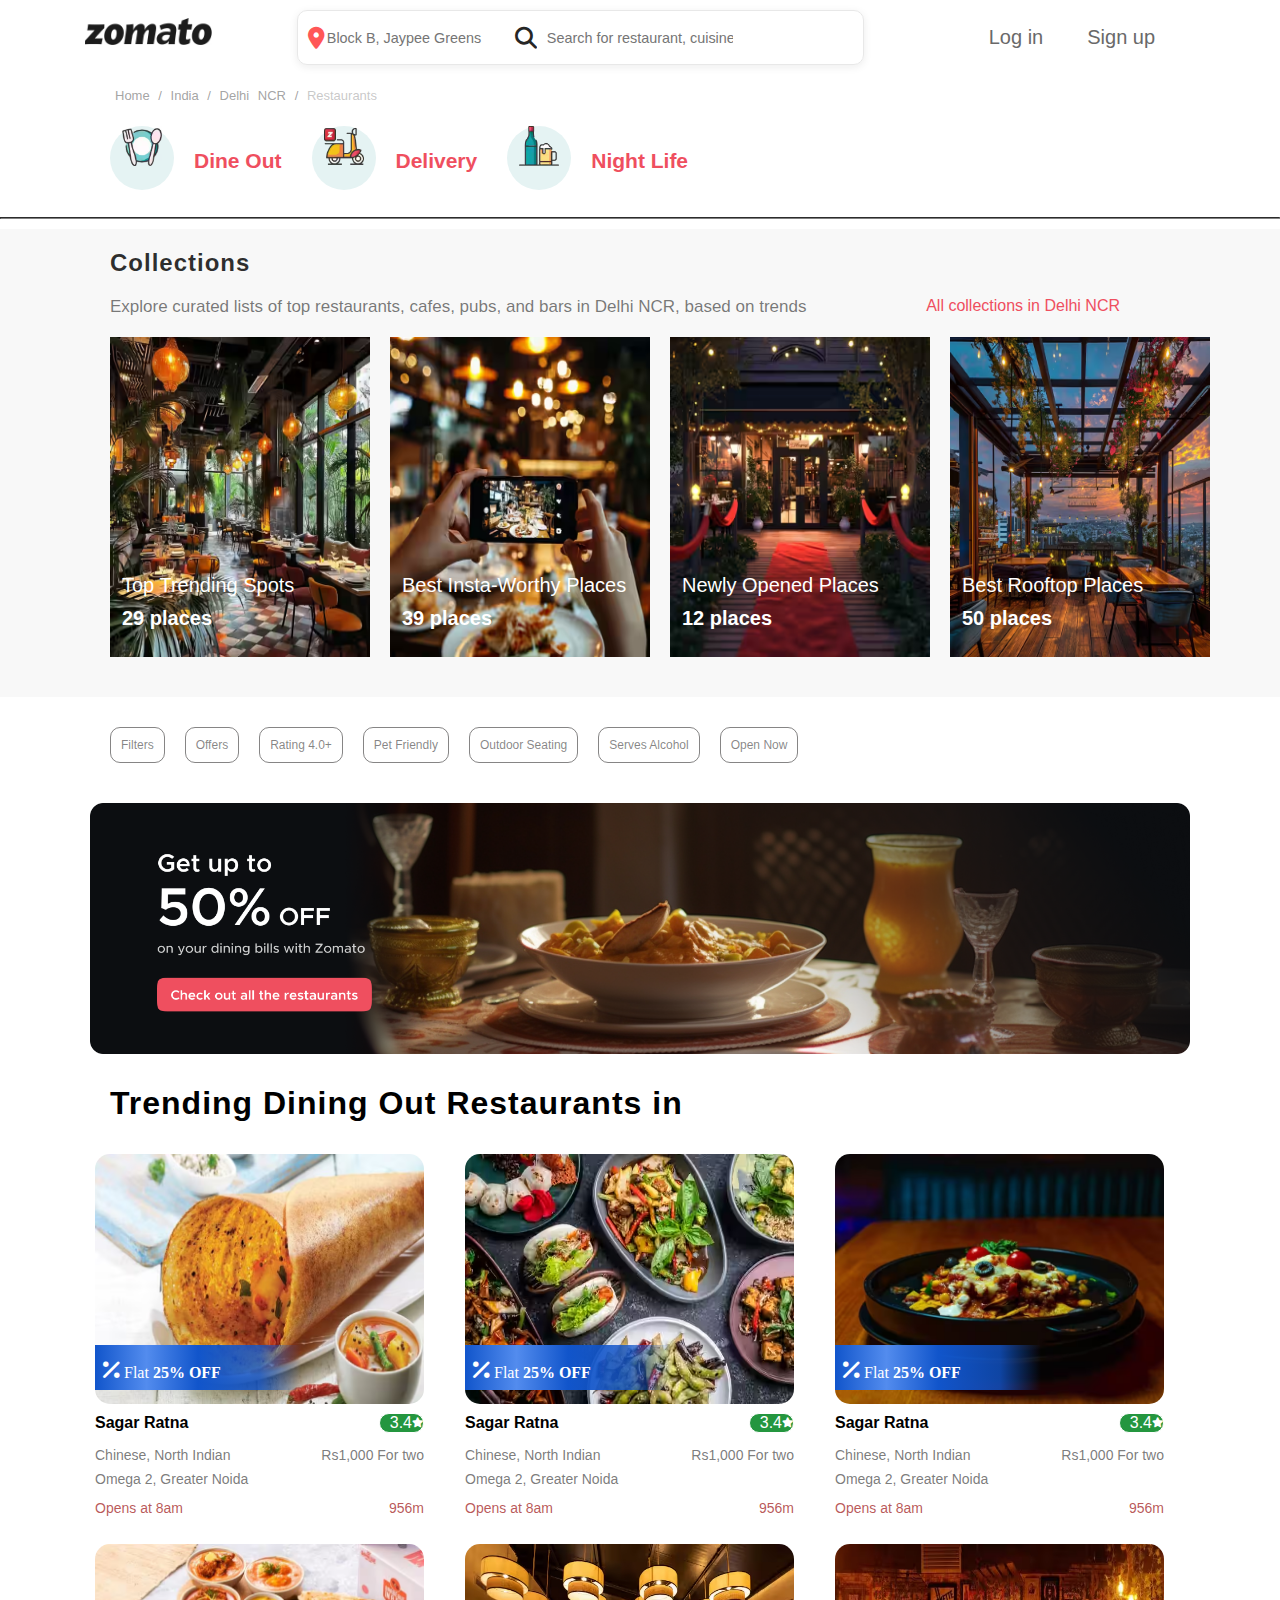
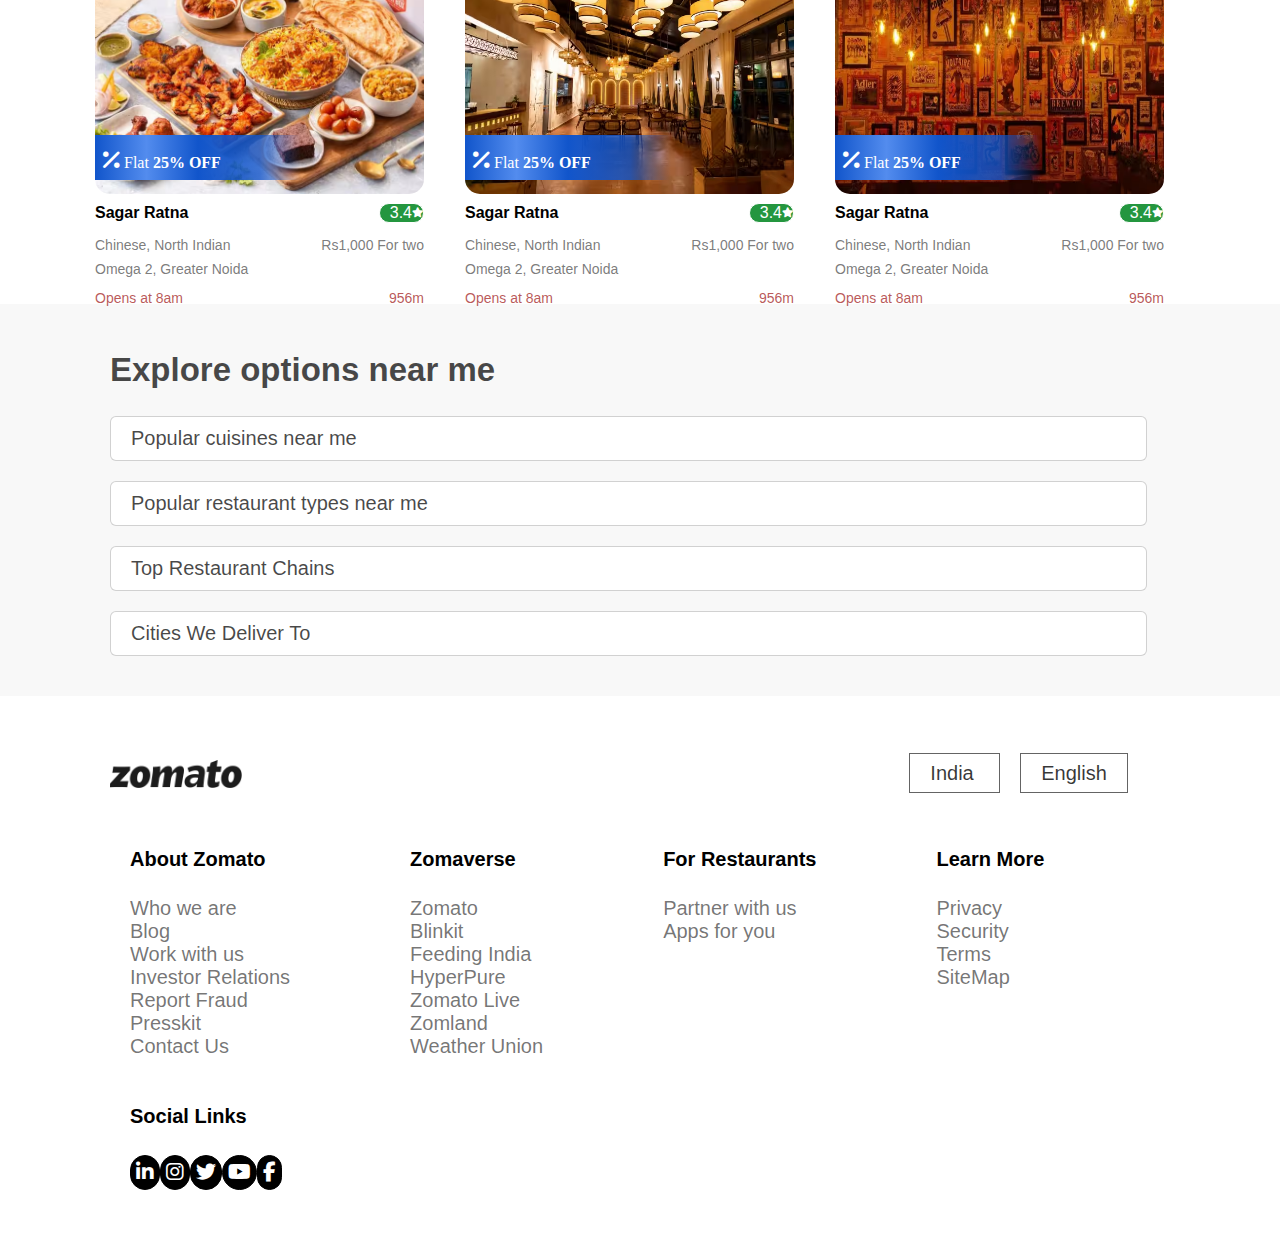
<file: food app/index.html>
<!DOCTYPE html>
<html lang="en">

<head>
    <meta charset="UTF-8">
    <meta name="viewport" content="width=device-width, initial-scale=1.0">
    <title>Zomatoindia</title>
    <link rel="stylesheet" href="style.css">
    <link rel="stylesheet" href="https://cdnjs.cloudflare.com/ajax/libs/font-awesome/6.6.0/css/all.min.css">
</head>

<body>
    <div>
        <div class="header">
            <div class="logo-section">
                <img src="img/logo.avif" alt="" width="127px" height="27px">
            </div>
            <div class="search-section">
                <i class="fa-solid fa-location-dot" style="color: #ff5757;"></i>
                <input class="location-search" placeholder="Block B, Jaypee Greens" type="text" name="" id="">
                <div class="separator"> </div>
                <i class="fa-solid fa-magnifying-glass" style="color: #262626;"></i>
                <input class="query-search" placeholder="Search for restaurant, cuisine or a dish" type="text">
            </div>
            <div class="auth-section">
                <ul class="auth-list">
                    <li class="auth-button">Log in</li>
                    <li class="auth-button">Sign up</li>
                </ul>
            </div>
        </div>
        <div class="breadcrumb">
            <ul class="breadcrumb-list">
                <li class="breadcrumb-item">Home <span>/</span></li>
                <li class="breadcrumb-item">India <span>/</span></li>
                <li class="breadcrumb-item">Delhi NCR <span>/</span></li>
                <li class="breadcrumb-item-active">Restaurants</li>
            </ul>
        </div>
        <div class="category-sections">
            <div class="category">
                <div class="category-icon"><img class="category-image" src="img/orderimage.avif" alt="" width="40px" height="40px"> </div>
                <div class="category-title">
                    
                    <a href="index.html"><h2>Dine Out</h2></a>
                </div>
            </div>
            <div class="category">
                <div class="category-icon"><img class="category-image" src="img/deliveryimage.avif" alt="" width="40px" height="40px">
                </div>
                <div class="category-title">
                    
                    <a href="delivery.html"><h2>Delivery</h2></a>
                </div>
            </div>
            <div class="category">
                <div class="category-icon"><img class="category-image" src="img/niightlifeimage.webp" alt="" width="40px" height="40px">
                </div>
                <div class="category-title">
                    
                    <a href="night.html"><h2>Night Life</h2></a>
                </div>
            </div>
        </div>
        <br><hr>
        <section class="restaurant-collections">
            <div class="collection-section">
                <h2 class="collection-title">Collections</h2>
                <div class="collection-description">
                    Explore curated lists of top restaurants, cafes, pubs, and bars in Delhi NCR, based on trends
                <a class="collection-link" href="http://" target="_blank" rel="noopener noreferrer">All collections in Delhi NCR</a>
                </div>
                <div class="restaurant-cards">
                    <div class="collection-box">
                        <img src="img/resturant1img.avif" alt="" width="260px" height="320px">
                        <p>Top Trending Spots</p>
                        <h6>29 places</h6>
                    </div>
                    <div class="collection-box">
                        <img src="img/resturant2img.avif" alt="" width="260px" height="320px">
                        <p>Best Insta-Worthy Places</p>
                        <h6>39 places</h6>
                    </div>
                    <div class="collection-box">
                        <img src="img/resturant3img.avif" alt="" width="260px" height="320px">
                        <p>Newly Opened Places</p>
                        <h6>12 places</h6>
                    </div>
                    <div class="collection-box">
                        <img src="img/resturant4img.avif" alt="" width="260px" height="320px">
                        <p>Best Rooftop Places</p>
                        <h6>50 places</h6>
                    </div>
                </div>
            </div>
        </section>
        <section>
            <div class="filter-boxes">
                <div class="filter-item">Filters</div>
                <div class="filter-item">Offers</div>
                <div class="filter-item">Rating 4.0+</div>
                <div class="filter-item">Pet Friendly</div>
                <div class="filter-item">Outdoor Seating</div>
                <div class="filter-item">Serves Alcohol</div>
                <div class="filter-item">Open Now</div>
            </div>

        <div class="offer-banner-section">
            <div class="offer-banner">
                <img class="offer-banner-image" src="img/zomatoofferbanner.png" alt="" width="1100px" height="251px">
            </div>
        </div>
        <div class="trending-restaurants">
            <h1>Trending Dining Out Restaurants in</h1>
        </div>
        <div class="restaurant-cards-list">
            <div class="restaurant-card">
                <img class="restaurant-image" src="img/item1img.avif" alt="" width="329px" height="250px">
                <p class="restaurant-offer"> <i class="fa-solid fa-percent" style="color: #ffffff;"></i> Flat
                      <b>25% OFF</b> </p>
                      <div class="restaurant-details">
                        <div class="restaurant-header">
                            <h4>Sagar Ratna</h4>
                            <p class="restaurant-rating">3.4<i class="fa-solid fa-star" style="color: #ffffff;"></i></p>
                        </div>
                        <div class="restaurant-info">
                            <p>Chinese, North Indian</p>
                            <p class="price-for-two">Rs1,000 For two</p>
                        </div>
                        <div class="restaurant-location">
                            <p>Omega 2, Greater Noida</p>
                        </div>
                            <div class="restaurant-timing">
                                <p>Opens at 8am</p>
                                <p class="distance">956m </p>
                            </div>
                    </div>
                    </div>
            
            <div class="restaurant-card">
                <img class="restaurant-image" src="img/item2img.avif" alt="" width="329px" height="250px">
                <p class="restaurant-offer"> <i class="fa-solid fa-percent" style="color: #ffffff;"></i> Flat
                      <b>25% OFF</b> </p>
                      <div class="restaurant-details">
                        <div class="restaurant-header">
                            <h4>Sagar Ratna</h4>
                            <p class="restaurant-rating">3.4<i class="fa-solid fa-star" style="color: #ffffff;"></i></p>
                        </div>
                        <div class="restaurant-info">
                            <p>Chinese, North Indian</p>
                            <p class="price-for-two">Rs1,000 For two</p>
                        </div>
                        <div class="restaurant-location">
                            <p>Omega 2, Greater Noida</p>
                        </div>
                            <div class="restaurant-timing">
                                <p>Opens at 8am</p>
                                <p class="distance">956m </p>
                            </div>
                    </div>
            </div>
            <div class="restaurant-card">
                <img class="restaurant-image" src="img/item3img.avif" alt="" width="329px" height="250px">
                <p class="restaurant-offer"> <i class="fa-solid fa-percent" style="color: #ffffff;"></i> Flat
                      <b>25% OFF</b> </p>
                      <div class="restaurant-details">
                        <div class="restaurant-header">
                            <h4>Sagar Ratna</h4>
                            <p class="restaurant-rating">3.4<i class="fa-solid fa-star" style="color: #ffffff;"></i></p>
                        </div>
                        <div class="restaurant-info">
                            <p>Chinese, North Indian</p>
                            <p class="price-for-two">Rs1,000 For two</p>
                        </div>
                        <div class="restaurant-location">
                            <p>Omega 2, Greater Noida</p>
                        </div>
                            <div class="restaurant-timing">
                                <p>Opens at 8am</p>
                                <p class="distance">956m </p>
                            </div>
                    </div>
            </div>
            <div class="restaurant-card"> <img class="restaurant-image" src="img/item4img.avif" alt="" width="329px" height="250px">
                <p class="restaurant-offer"> <i class="fa-solid fa-percent" style="color: #ffffff;"></i> Flat
                      <b>25% OFF</b> </p>
                      <div class="restaurant-details">
                        <div class="restaurant-header">
                            <h4>Sagar Ratna</h4>
                            <p class="restaurant-rating">3.4<i class="fa-solid fa-star" style="color: #ffffff;"></i></p>
                        </div>
                        <div class="restaurant-info">
                            <p>Chinese, North Indian</p>
                            <p class="price-for-two">Rs1,000 For two</p>
                        </div>
                        <div class="restaurant-location">
                            <p>Omega 2, Greater Noida</p>
                        </div>
                            <div class="restaurant-timing">
                                <p>Opens at 8am</p>
                                <p class="distance">956m </p>
                            </div>
                    </div></div>
            <div class="restaurant-card">
                <img class="restaurant-image" src="img/item5img.avif" alt="" width="329px" height="250px">
                <p class="restaurant-offer"> <i class="fa-solid fa-percent" style="color: #ffffff;"></i> Flat
                      <b>25% OFF</b> </p>
                      <div class="restaurant-details">
                        <div class="restaurant-header">
                            <h4>Sagar Ratna</h4>
                            <p class="restaurant-rating">3.4<i class="fa-solid fa-star" style="color: #ffffff;"></i></p>
                        </div>
                        <div class="restaurant-info">
                            <p>Chinese, North Indian</p>
                            <p class="price-for-two">Rs1,000 For two</p>
                        </div>
                        <div class="restaurant-location">
                            <p>Omega 2, Greater Noida</p>
                        </div>
                            <div class="restaurant-timing">
                                <p>Opens at 8am</p>
                                <p class="distance">956m </p>
                            </div>
                    </div>
            </div>
            <div class="restaurant-card">
                <img class="restaurant-image" src="img/item6img.avif" alt="" width="329px" height="250px">
                <p class="restaurant-offer"> <i class="fa-solid fa-percent" style="color: #ffffff;"></i> Flat
                      <b>25% OFF</b> </p>
                      <div class="restaurant-details">
                        <div class="restaurant-header">
                            <h4>Sagar Ratna</h4>
                            <p class="restaurant-rating">3.4<i class="fa-solid fa-star" style="color: #ffffff;"></i></p>
                        </div>
                        <div class="restaurant-info">
                            <p>Chinese, North Indian</p>
                            <p class="price-for-two">Rs1,000 For two</p>
                        </div>
                        <div class="restaurant-location">
                            <p>Omega 2, Greater Noida</p>
                        </div>
                            <div class="restaurant-timing">
                                <p>Opens at 8am</p>
                                <p class="distance">956m </p>
                            </div>
                    </div>
            </div>
        </div>
        </section>
        <section class="nearby-options">
            <div class="explore-options">
                <div class="explore-title">
                    <h2>Explore options near me</h2>
                </div>
                <div><p class="explore-category">Popular cuisines near me</p></div>
                <div><p class="explore-category">Popular restaurant types near me</p></div>
            <div><p class="explore-category">Top Restaurant Chains</p></div>
            <div><p class="explore-category">Cities We Deliver To</p></div>
        </div>
        </section>
        <footer>
            <div class="footer-top">
            <div class="footer-logo-section">
                <img src="img/logo.avif" alt="" width="132px" height="28px">
                <div class="location-lang">
                    <ul class="location-lang-list">
                        <li class="location-lang-item">
                            India
                        </li>
                        <li class="location-lang-item">
                            English
                        </li>
                    </ul>
                </div>
            </div>
        </div>
        <div class="footer-links">
        <div class="footer-column">
            <h4 class="footer-title">About Zomato</h4>
            <ul class="footer-list">
                <li class="footer-list-item">Who we are</li>
                <li class="footer-list-item">Blog</li>
                <li class="footer-list-item">Work with us</li>
                <li class="footer-list-item">Investor Relations</li>
                <li class="footer-list-item">Report Fraud</li>
                <li class="footer-list-item">Presskit</li>
                <li class="footer-list-item">Contact Us</li>
            </ul>
        </div>
        <div class="footer-column">
            <h4 class="footer-title">Zomaverse</h4>
            <ul class="footer-list">
                <li class="footer-list-item">Zomato</li>
                <li class="footer-list-item">Blinkit</li>
                <li class="footer-list-item">Feeding India</li>
                <li class="footer-list-item">HyperPure</li>
                <li class="footer-list-item">Zomato Live</li>
                <li class="footer-list-item">Zomland</li>
                <li class="footer-list-item">Weather Union</li>
            </ul>
        </div>
        <div class="footer-column">
            <h4 class="footer-title">For Restaurants</h4>
            <ul class="footer-list">
                <li class="footer-list-item">Partner with us</li>
                <li class="footer-list-item">Apps for you</li>
            </ul>
        </div>
        <div class="footer-column">
            <h4 class="footer-title">Learn More</h4>
            <ul class="footer-list">
                <li class="footer-list-item">Privacy</li>
                <li class="footer-list-item">Security</li>
                <li class="footer-list-item">Terms</li>
                <li class="footer-list-item">SiteMap</li>
            </ul>
        </div>
        <div class="footer-column">
            <h4 class="footer-title">Social Links</h4>
            <ul class="social-links">
                <li class="social-link-item"><i class="fa-brands fa-linkedin-in" style="color: #ffffff;"></i></li>
                <li class="social-link-item"><i class="fa-brands fa-instagram" style="color: #ffffff;"></i></li>
                <li class="social-link-item"><i class="fa-brands fa-twitter" style="color: #ffffff;"></i></li>
                <li class="social-link-item"><i class="fa-brands fa-youtube" style="color: #ffffff;"></i></li>
                <li class="social-link-item"><i class="fa-brands fa-facebook-f" style="color: #ffffff;"></i></li>
            </ul>
        </div>
    </div>
        </footer>
</body>

</html>
</file>
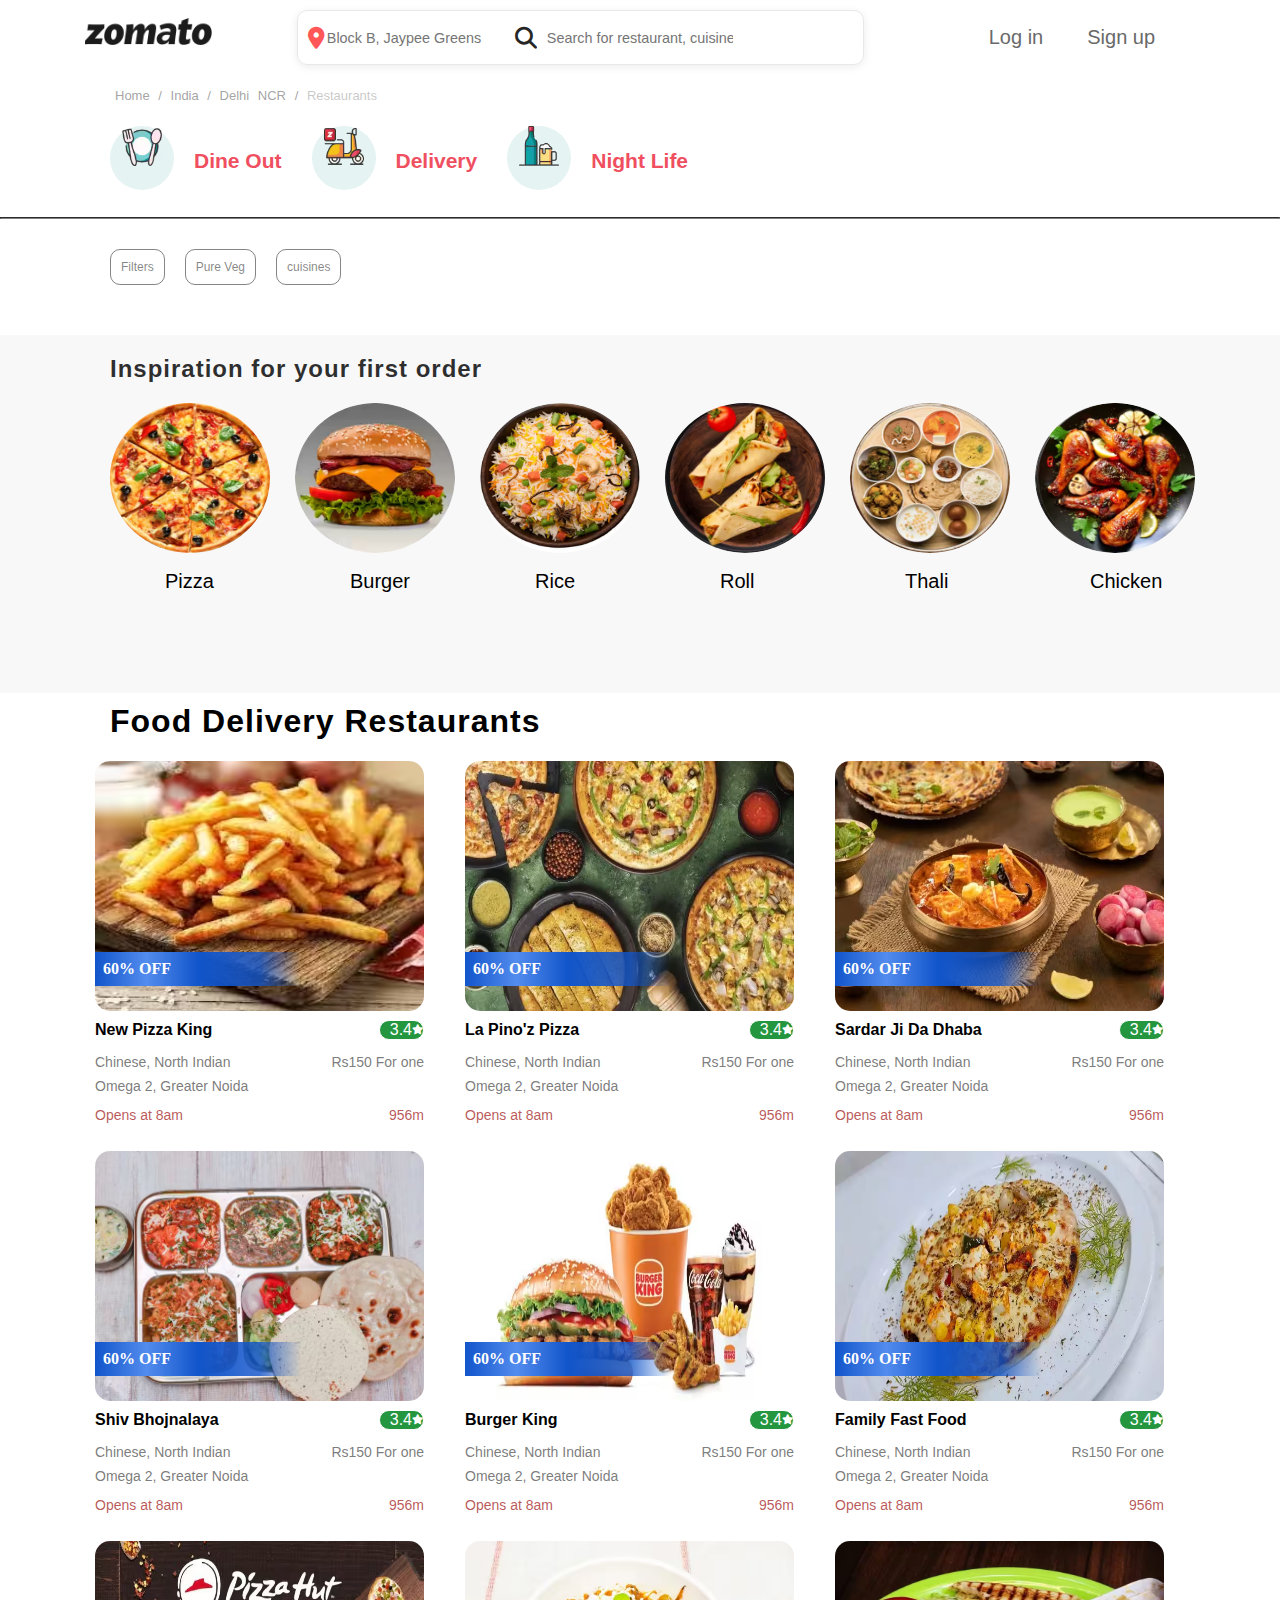
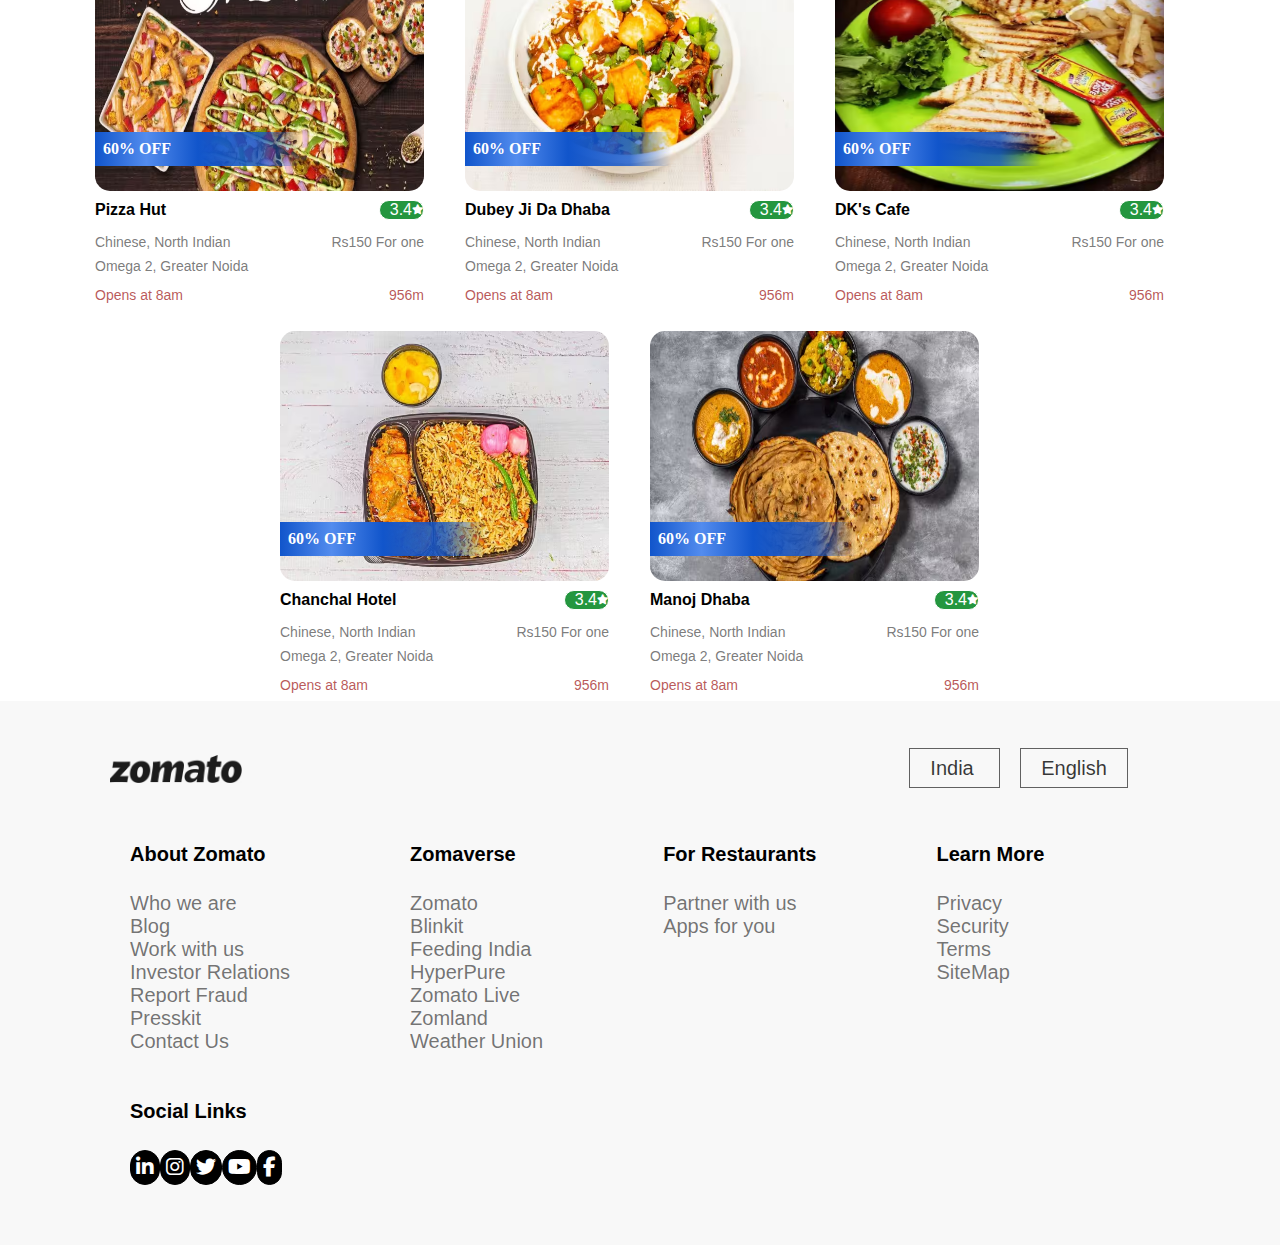
<file: food app/delivery.html>
<!DOCTYPE html>
<html lang="en">

<head>
    <meta charset="UTF-8">
    <meta name="viewport" content="width=device-width, initial-scale=1.0">
    <title>Pakistani Zomatao</title>
    <link rel="stylesheet" href="style.css">
    <link rel="stylesheet" href="https://cdnjs.cloudflare.com/ajax/libs/font-awesome/6.6.0/css/all.min.css">
</head>

<body>
    <div>
        <div class="header">
            <div class="logo-section">
                <img src="img/logo.avif" alt="" width="127px" height="27px">
            </div>
            <div class="search-section">
                <i class="fa-solid fa-location-dot" style="color: #ff5757;"></i>
                <input class="location-search" placeholder="Block B, Jaypee Greens" type="text" name="" id="">
                <div class="separator"> </div>
                <i class="fa-solid fa-magnifying-glass" style="color: #262626;"></i>
                <input class="query-search" placeholder="Search for restaurant, cuisine or a dish" type="text">
            </div>
            <div class="auth-section">
                <ul class="auth-list">
                    <li class="auth-button">Log in</li>
                    <li class="auth-button">Sign up</li>
                </ul>
            </div>
        </div>
        <div class="breadcrumb">
            <ul class="breadcrumb-list">
                <li class="breadcrumb-item">Home <span>/</span></li>
                <li class="breadcrumb-item">India <span>/</span></li>
                <li class="breadcrumb-item">Delhi NCR <span>/</span></li>
                <li class="breadcrumb-item-active">Restaurants</li>
            </ul>
        </div>
        <div class="category-sections">
            <div class="category">
                <div class="category-icon"><img class="category-image" src="img/orderimage.avif" alt="" width="40px" height="40px"> </div>
                <div class="category-title">
                    
                    <a href="index.html"><h2>Dine Out</h2></a>
                </div>
            </div>
            <div class="category">
                <div class="category-icon"><img class="category-image" src="img/deliveryimage.avif" alt="" width="40px" height="40px">
                </div>
                <div class="category-title">
                    
                    <a href="delivery.html"><h2>Delivery</h2></a>
                </div>
            </div>
            <div class="category">
                <div class="category-icon"><img class="category-image" src="img/niightlifeimage.webp" alt="" width="40px" height="40px">
                </div>
                <div class="category-title">
                    
                    <a href="night.html"><h2>Night Life</h2></a>
                </div>
            </div>
        </div>
        <br>
        <hr>
        <div class="filter-boxes">
            <div class="filter-item">Filters</div>
            <div class="filter-item">Pure Veg</div>
            <div class="filter-item">cuisines</div>
        </div>
        <section class="restaurant-collections">
            <div class="collection-section">
                <h2 class="collection-title">Inspiration for your first order
                </h2>
                <div class="restaurant-cards">
                    <div class="collection-box-1">
                        <img src="img/delimg1.avif" alt="" width="160px" height="150px"> <br>
                        <p class="din">Pizza</p>
                    </div>
                    <div class="collection-box-1">
                        <img src="img/delimg2.avif" alt="" width="160px" height="150px"> <br>
                        <p class="">Burger</p>
                    </div>
                    <div class="collection-box-1">
                        <img src="img/delimg3.avif" alt="" width="160px" height="150px"> <br>
                        <p class="">Rice</p>
                    </div>
                    <div class="collection-box-1">
                        <img src="img/delimg4.avif" alt="" width="160px" height="150px"> <br>
                        <p class="">Roll</p>
                    </div>
                    <div class="collection-box-1">
                        <img src="img/delimg5.avif" alt="" width="160px" height="150px"> <br>
                        <p class="">Thali</p>
                    </div>
                    <div class="collection-box-1">
                        <img src="img/delimg6.avif" alt="" width="160px" height="150px"> <br>
                        <p class="">Chicken</p>
                    </div>
                </div>
            </section>
<section>
                <div class="trending-restaurant">
                    <h1>Food Delivery Restaurants </h1>
                </div>
                <div class="restaurant-cards-list">
                    <div class="restaurant-card">
                        <img class="restaurant-image" src="img/delimg7.avif" alt="" width="329px" height="250px">
                        <p class="restaurant-offer"> <i class="" style="color: #ffffff;"></i>
                            <b>60% OFF</b>
                        </p>
                        <div class="restaurant-details">
                            <div class="restaurant-header">
                                <h4>New Pizza King</h4>
                                <p class="restaurant-rating">3.4<i class="fa-solid fa-star" style="color: #ffffff;"></i>
                                </p>
                            </div>
                            <div class="restaurant-info">
                                <p>Chinese, North Indian</p>
                                <p class="price-for-two">Rs150 For one</p>
                            </div>
                            <div class="restaurant-location">
                                <p>Omega 2, Greater Noida</p>
                            </div>
                            <div class="restaurant-timing">
                                <p>Opens at 8am</p>
                                <p class="distance">956m </p>
                            </div>
                        </div>
                    </div>

                    <div class="restaurant-card">
                        <img class="restaurant-image" src="img/delimg8.avif" alt="" width="329px" height="250px">
                        <p class="restaurant-offer"> <i class="" style="color: #ffffff;"></i>
                            <b>60% OFF</b>
                        </p>
                        <div class="restaurant-details">
                            <div class="restaurant-header">
                                <h4>La Pino'z Pizza</h4>
                                <p class="restaurant-rating">3.4<i class="fa-solid fa-star" style="color: #ffffff;"></i>
                                </p>
                            </div>
                            <div class="restaurant-info">
                                <p>Chinese, North Indian</p>
                                <p class="price-for-two">Rs150 For one</p>
                            </div>
                            <div class="restaurant-location">
                                <p>Omega 2, Greater Noida</p>
                            </div>
                            <div class="restaurant-timing">
                                <p>Opens at 8am</p>
                                <p class="distance">956m </p>
                            </div>
                        </div>
                    </div>

                    <div class="restaurant-card">
                        <img class="restaurant-image" src="img/delimg9.avif" alt="" width="329px" height="250px">
                        <p class="restaurant-offer"> <i class="" style="color: #ffffff;"></i>
                            <b>60% OFF</b>
                        </p>
                        <div class="restaurant-details">
                            <div class="restaurant-header">
                                <h4>Sardar Ji Da Dhaba</h4>
                                <p class="restaurant-rating">3.4<i class="fa-solid fa-star" style="color: #ffffff;"></i>
                                </p>
                            </div>
                            <div class="restaurant-info">
                                <p>Chinese, North Indian</p>
                                <p class="price-for-two">Rs150 For one</p>
                            </div>
                            <div class="restaurant-location">
                                <p>Omega 2, Greater Noida</p>
                            </div>
                            <div class="restaurant-timing">
                                <p>Opens at 8am</p>
                                <p class="distance">956m </p>
                            </div>
                        </div>
                    </div>

                    <div class="restaurant-card">
                        <img class="restaurant-image" src="img/delimg10.avif" alt="" width="329px" height="250px">
                        <p class="restaurant-offer"> <i class="" style="color: #ffffff;"></i>
                            <b>60% OFF</b>
                        </p>
                        <div class="restaurant-details">
                            <div class="restaurant-header">
                                <h4>Shiv Bhojnalaya</h4>
                                <p class="restaurant-rating">3.4<i class="fa-solid fa-star" style="color: #ffffff;"></i>
                                </p>
                            </div>
                            <div class="restaurant-info">
                                <p>Chinese, North Indian</p>
                                <p class="price-for-two">Rs150 For one</p>
                            </div>
                            <div class="restaurant-location">
                                <p>Omega 2, Greater Noida</p>
                            </div>
                            <div class="restaurant-timing">
                                <p>Opens at 8am</p>
                                <p class="distance">956m </p>
                            </div>
                        </div>
                    </div>

                    <div class="restaurant-card">
                        <img class="restaurant-image" src="img/delimg11.avif" alt="" width="329px" height="250px">
                        <p class="restaurant-offer"> <i class="" style="color: #ffffff;"></i>
                            <b>60% OFF</b>
                        </p>
                        <div class="restaurant-details">
                            <div class="restaurant-header">
                                <h4>Burger King</h4>
                                <p class="restaurant-rating">3.4<i class="fa-solid fa-star" style="color: #ffffff;"></i>
                                </p>
                            </div>
                            <div class="restaurant-info">
                                <p>Chinese, North Indian</p>
                                <p class="price-for-two">Rs150 For one</p>
                            </div>
                            <div class="restaurant-location">
                                <p>Omega 2, Greater Noida</p>
                            </div>
                            <div class="restaurant-timing">
                                <p>Opens at 8am</p>
                                <p class="distance">956m </p>
                            </div>
                        </div>
                    </div>

                    <div class="restaurant-card">
                        <img class="restaurant-image" src="img/delimg12.avif" alt="" width="329px" height="250px">
                        <p class="restaurant-offer"> <i class="" style="color: #ffffff;"></i>
                            <b>60% OFF</b>
                        </p>
                        <div class="restaurant-details">
                            <div class="restaurant-header">
                                <h4>Family Fast Food</h4>
                                <p class="restaurant-rating">3.4<i class="fa-solid fa-star" style="color: #ffffff;"></i>
                                </p>
                            </div>
                            <div class="restaurant-info">
                                <p>Chinese, North Indian</p>
                                <p class="price-for-two">Rs150 For one</p>
                            </div>
                            <div class="restaurant-location">
                                <p>Omega 2, Greater Noida</p>
                            </div>
                            <div class="restaurant-timing">
                                <p>Opens at 8am</p>
                                <p class="distance">956m </p>
                            </div>
                        </div>
                    </div>

                    <div class="restaurant-card">
                        <img class="restaurant-image" src="img/delimg13.avif" alt="" width="329px" height="250px">
                        <p class="restaurant-offer"> <i class="" style="color: #ffffff;"></i>
                            <b>60% OFF</b>
                        </p>
                        <div class="restaurant-details">
                            <div class="restaurant-header">
                                <h4>Pizza Hut</h4>
                                <p class="restaurant-rating">3.4<i class="fa-solid fa-star" style="color: #ffffff;"></i>
                                </p>
                            </div>
                            <div class="restaurant-info">
                                <p>Chinese, North Indian</p>
                                <p class="price-for-two">Rs150 For one</p>
                            </div>
                            <div class="restaurant-location">
                                <p>Omega 2, Greater Noida</p>
                            </div>
                            <div class="restaurant-timing">
                                <p>Opens at 8am</p>
                                <p class="distance">956m </p>
                            </div>
                        </div>
                    </div>

                    <div class="restaurant-card">
                        <img class="restaurant-image" src="img/delimg14.avif" alt="" width="329px" height="250px">
                        <p class="restaurant-offer"> <i class="" style="color: #ffffff;"></i>
                            <b>60% OFF</b>
                        </p>
                        <div class="restaurant-details">
                            <div class="restaurant-header">
                                <h4>Dubey Ji Da Dhaba</h4>
                                <p class="restaurant-rating">3.4<i class="fa-solid fa-star" style="color: #ffffff;"></i>
                                </p>
                            </div>
                            <div class="restaurant-info">
                                <p>Chinese, North Indian</p>
                                <p class="price-for-two">Rs150 For one</p>
                            </div>
                            <div class="restaurant-location">
                                <p>Omega 2, Greater Noida</p>
                            </div>
                            <div class="restaurant-timing">
                                <p>Opens at 8am</p>
                                <p class="distance">956m </p>
                            </div>
                        </div>
                    </div>

                    <div class="restaurant-card">
                        <img class="restaurant-image" src="img/delimg15.avif" alt="" width="329px" height="250px">
                        <p class="restaurant-offer"> <i class="" style="color: #ffffff;"></i>
                            <b>60% OFF</b>
                        </p>
                        <div class="restaurant-details">
                            <div class="restaurant-header">
                                <h4>DK's Cafe</h4>
                                <p class="restaurant-rating">3.4<i class="fa-solid fa-star" style="color: #ffffff;"></i>
                                </p>
                            </div>
                            <div class="restaurant-info">
                                <p>Chinese, North Indian</p>
                                <p class="price-for-two">Rs150 For one</p>
                            </div>
                            <div class="restaurant-location">
                                <p>Omega 2, Greater Noida</p>
                            </div>
                            <div class="restaurant-timing">
                                <p>Opens at 8am</p>
                                <p class="distance">956m </p>
                            </div>
                        </div>
                    </div>

                    <div class="restaurant-card">
                        <img class="restaurant-image" src="img/delimg16.avif" alt="" width="329px" height="250px">
                        <p class="restaurant-offer"> <i class="" style="color: #ffffff;"></i>
                            <b>60% OFF</b>
                        </p>
                        <div class="restaurant-details">
                            <div class="restaurant-header">
                                <h4>Chanchal Hotel</h4>
                                <p class="restaurant-rating">3.4<i class="fa-solid fa-star" style="color: #ffffff;"></i>
                                </p>
                            </div>
                            <div class="restaurant-info">
                                <p>Chinese, North Indian</p>
                                <p class="price-for-two">Rs150 For one</p>
                            </div>
                            <div class="restaurant-location">
                                <p>Omega 2, Greater Noida</p>
                            </div>
                            <div class="restaurant-timing">
                                <p>Opens at 8am</p>
                                <p class="distance">956m </p>
                            </div>
                        </div>
                    </div>

                    <div class="restaurant-card">
                        <img class="restaurant-image" src="img/delimg17.avif" alt="" width="329px" height="250px">
                        <p class="restaurant-offer"> <i class="" style="color: #ffffff;"></i>
                            <b>60% OFF</b>
                        </p>
                        <div class="restaurant-details">
                            <div class="restaurant-header">
                                <h4>Manoj Dhaba</h4>
                                <p class="restaurant-rating">3.4<i class="fa-solid fa-star" style="color: #ffffff;"></i>
                                </p>
                            </div>
                            <div class="restaurant-info">
                                <p>Chinese, North Indian</p>
                                <p class="price-for-two">Rs150 For one</p>
                            </div>
                            <div class="restaurant-location">
                                <p>Omega 2, Greater Noida</p>
                            </div>
                            <div class="restaurant-timing">
                                <p>Opens at 8am</p>
                                <p class="distance">956m </p>
                            </div>
                        </div>
                    </div>
                </section>
                    <footer class="foot">
                        <div class="footer-top">
                        <div class="footer-logo-section">
                            <img src="img/logo.avif" alt="" width="132px" height="28px">
                            <div class="location-lang">
                                <ul class="location-lang-list">
                                    <li class="location-lang-item">
                                        India
                                    </li>
                                    <li class="location-lang-item">
                                        English
                                    </li>
                                </ul>
                            </div>
                        </div>
                    </div>
                    <div class="footer-links">
                    <div class="footer-column">
                        <h4 class="footer-title">About Zomato</h4>
                        <ul class="footer-list">
                            <li class="footer-list-item">Who we are</li>
                            <li class="footer-list-item">Blog</li>
                            <li class="footer-list-item">Work with us</li>
                            <li class="footer-list-item">Investor Relations</li>
                            <li class="footer-list-item">Report Fraud</li>
                            <li class="footer-list-item">Presskit</li>
                            <li class="footer-list-item">Contact Us</li>
                        </ul>
                    </div>
                    <div class="footer-column">
                        <h4 class="footer-title">Zomaverse</h4>
                        <ul class="footer-list">
                            <li class="footer-list-item">Zomato</li>
                            <li class="footer-list-item">Blinkit</li>
                            <li class="footer-list-item">Feeding India</li>
                            <li class="footer-list-item">HyperPure</li>
                            <li class="footer-list-item">Zomato Live</li>
                            <li class="footer-list-item">Zomland</li>
                            <li class="footer-list-item">Weather Union</li>
                        </ul>
                    </div>
                    <div class="footer-column">
                        <h4 class="footer-title">For Restaurants</h4>
                        <ul class="footer-list">
                            <li class="footer-list-item">Partner with us</li>
                            <li class="footer-list-item">Apps for you</li>
                        </ul>
                    </div>
                    <div class="footer-column">
                        <h4 class="footer-title">Learn More</h4>
                        <ul class="footer-list">
                            <li class="footer-list-item">Privacy</li>
                            <li class="footer-list-item">Security</li>
                            <li class="footer-list-item">Terms</li>
                            <li class="footer-list-item">SiteMap</li>
                        </ul>
                    </div>
                    <div class="footer-column">
                        <h4 class="footer-title">Social Links</h4>
                        <ul class="social-links">
                            <li class="social-link-item"><i class="fa-brands fa-linkedin-in" style="color: #ffffff;"></i></li>
                            <li class="social-link-item"><i class="fa-brands fa-instagram" style="color: #ffffff;"></i></li>
                            <li class="social-link-item"><i class="fa-brands fa-twitter" style="color: #ffffff;"></i></li>
                            <li class="social-link-item"><i class="fa-brands fa-youtube" style="color: #ffffff;"></i></li>
                            <li class="social-link-item"><i class="fa-brands fa-facebook-f" style="color: #ffffff;"></i></li>
                        </ul>
                    </div>
                </div>
                    </footer>

</body>

</html>
</file>
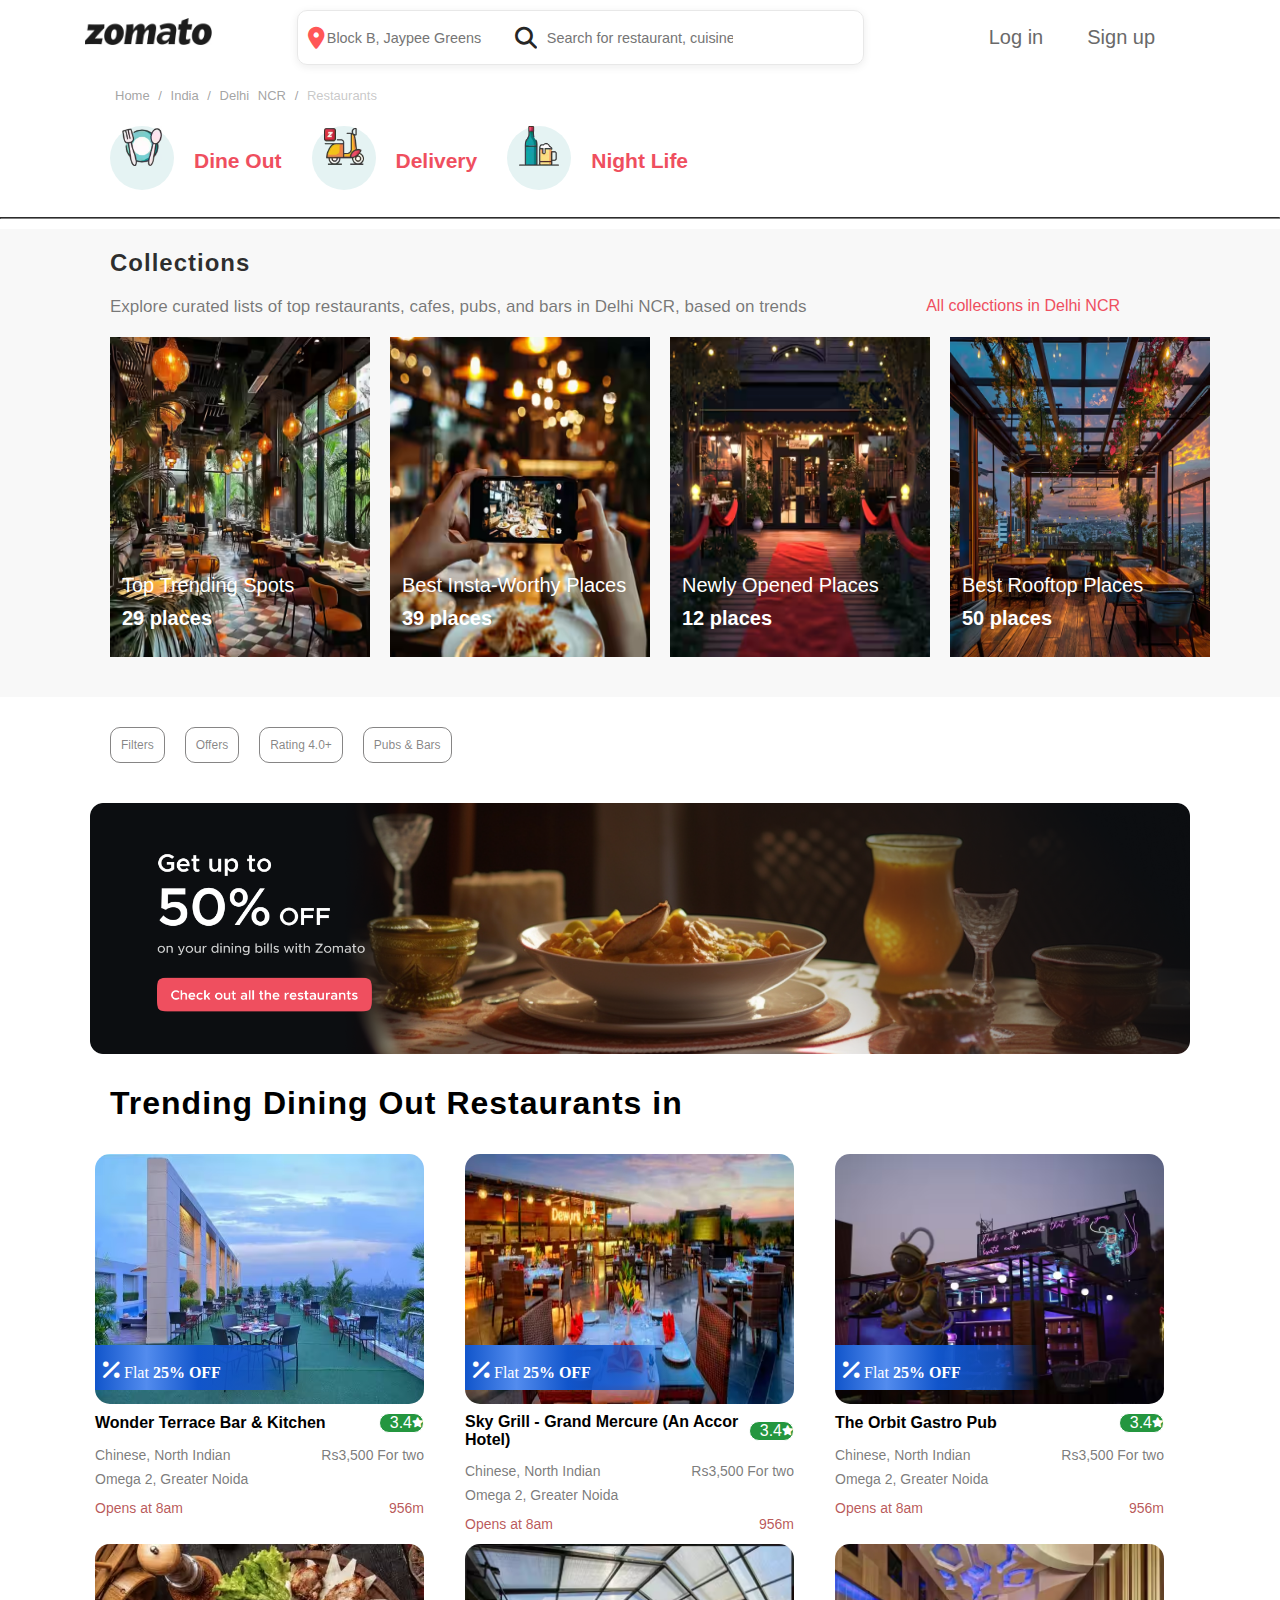
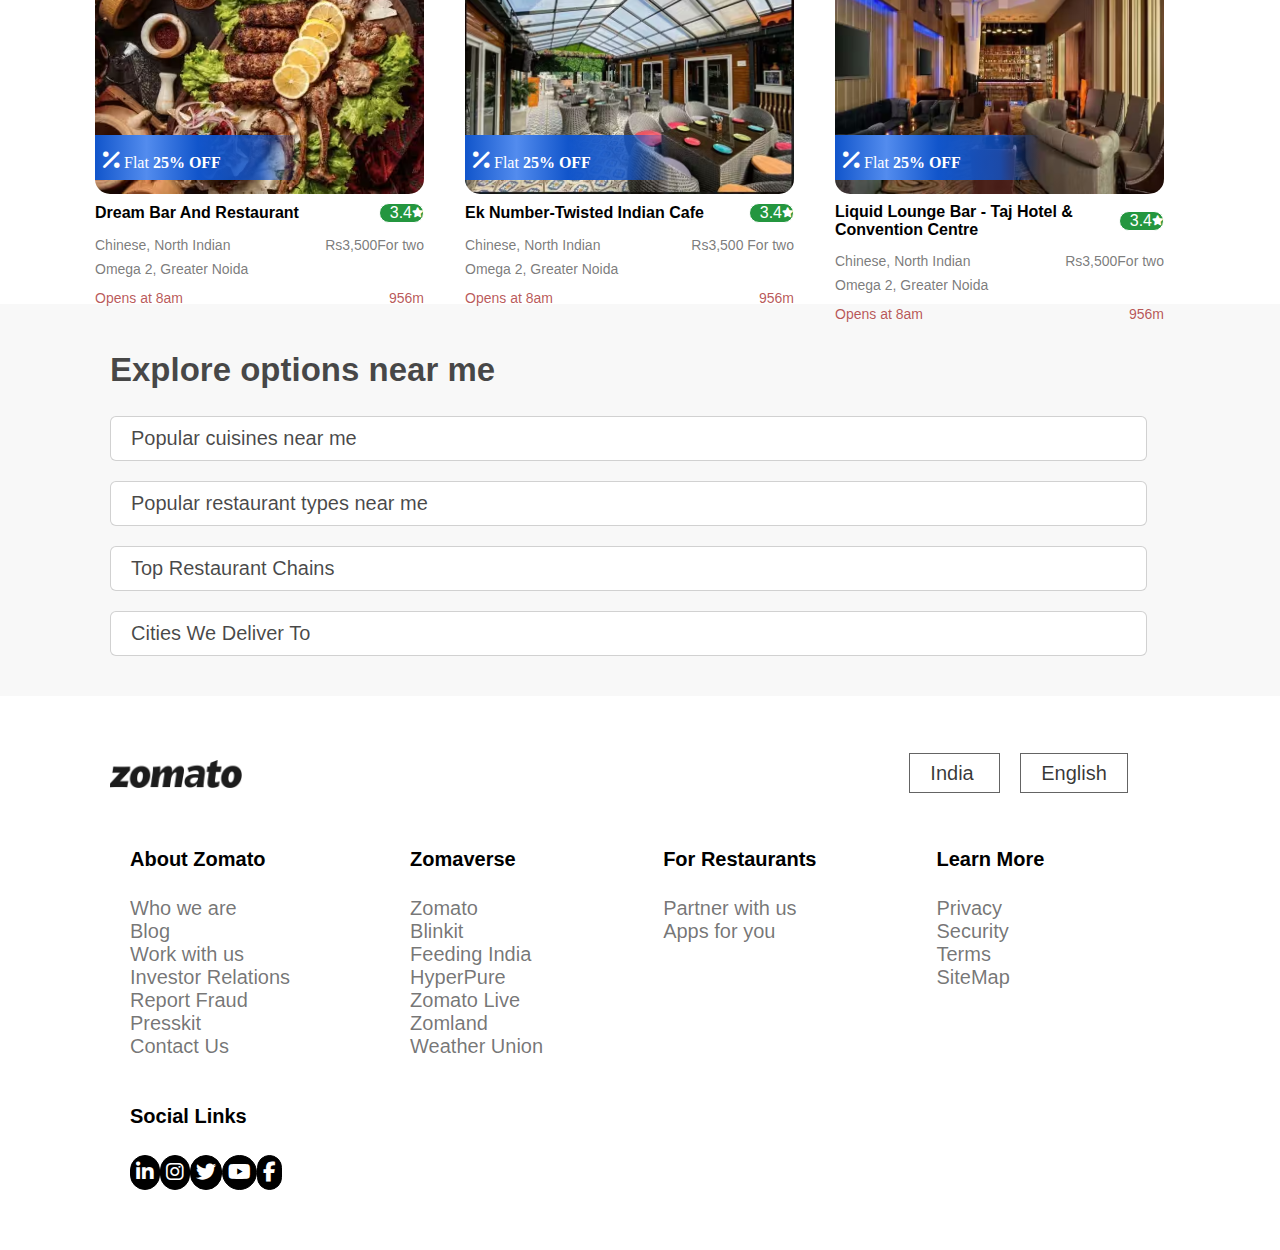
<file: food app/night.html>
<!DOCTYPE html>
<html lang="en">

<head>
    <meta charset="UTF-8">
    <meta name="viewport" content="width=device-width, initial-scale=1.0">
    <title>Zomatoindia</title>
    <link rel="stylesheet" href="style.css">
    <link rel="stylesheet" href="https://cdnjs.cloudflare.com/ajax/libs/font-awesome/6.6.0/css/all.min.css">
</head>

<body>
    <div>
        <div class="header">
            <div class="logo-section">
                <img src="img/logo.avif" alt="" width="127px" height="27px">
            </div>
            <div class="search-section">
                <i class="fa-solid fa-location-dot" style="color: #ff5757;"></i>
                <input class="location-search" placeholder="Block B, Jaypee Greens" type="text" name="" id="">
                <div class="separator"> </div>
                <i class="fa-solid fa-magnifying-glass" style="color: #262626;"></i>
                <input class="query-search" placeholder="Search for restaurant, cuisine or a dish" type="text">
            </div>
            <div class="auth-section">
                <ul class="auth-list">
                    <li class="auth-button">Log in</li>
                    <li class="auth-button">Sign up</li>
                </ul>
            </div>
        </div>
        <div class="breadcrumb">
            <ul class="breadcrumb-list">
                <li class="breadcrumb-item">Home <span>/</span></li>
                <li class="breadcrumb-item">India <span>/</span></li>
                <li class="breadcrumb-item">Delhi NCR <span>/</span></li>
                <li class="breadcrumb-item-active">Restaurants</li>
            </ul>
        </div>
        <div class="category-sections">
            <div class="category">
                <div class="category-icon"><img class="category-image" src="img/orderimage.avif" alt="" width="40px" height="40px"> </div>
                <div class="category-title">
                    
                    <a href="index.html"><h2>Dine Out</h2></a>
                </div>
            </div>
            <div class="category">
                <div class="category-icon"><img class="category-image" src="img/deliveryimage.avif" alt="" width="40px" height="40px">
                </div>
                <div class="category-title">
                    
                    <a href="delivery.html"><h2>Delivery</h2></a>
                </div>
            </div>
            <div class="category">
                <div class="category-icon"><img class="category-image" src="img/niightlifeimage.webp" alt="" width="40px" height="40px">
                </div>
                <div class="category-title">
                    
                    <a href="night.html"><h2>Night Life</h2></a>
                </div>
            </div>
        </div>
        <br><hr>
        <section class="restaurant-collections">
            <div class="collection-section">
                <h2 class="collection-title">Collections</h2>
                <div class="collection-description">
                    Explore curated lists of top restaurants, cafes, pubs, and bars in Delhi NCR, based on trends
                <a class="collection-link" href="http://" target="_blank" rel="noopener noreferrer">All collections in Delhi NCR</a>
                </div>
                <div class="restaurant-cards">
                    <div class="collection-box">
                        <img src="img/resturant1img.avif" alt="" width="260px" height="320px">
                        <p>Top Trending Spots</p>
                        <h6>29 places</h6>
                    </div>
                    <div class="collection-box">
                        <img src="img/resturant2img.avif" alt="" width="260px" height="320px">
                        <p>Best Insta-Worthy Places</p>
                        <h6>39 places</h6>
                    </div>
                    <div class="collection-box">
                        <img src="img/resturant3img.avif" alt="" width="260px" height="320px">
                        <p>Newly Opened Places</p>
                        <h6>12 places</h6>
                    </div>
                    <div class="collection-box">
                        <img src="img/resturant4img.avif" alt="" width="260px" height="320px">
                        <p>Best Rooftop Places</p>
                        <h6>50 places</h6>
                    </div>
                </div>
            </div>
        </section>
        <section>
            <div class="filter-boxes">
                <div class="filter-item">Filters</div>
                <div class="filter-item">Offers</div>
                <div class="filter-item">Rating 4.0+</div>
                <div class="filter-item">Pubs & Bars</div>
             
            </div>

        <div class="offer-banner-section">
            <div class="offer-banner">
                <img class="offer-banner-image" src="img/zomatoofferbanner.png" alt="" width="1100px" height="251px">
            </div>
        </div>
        <div class="trending-restaurants">
            <h1>Trending Dining Out Restaurants in</h1>
        </div>
        <div class="restaurant-cards-list">
            <div class="restaurant-card">
                <img class="restaurant-image" src="img/night1.avif" alt="" width="329px" height="250px">
                <p class="restaurant-offer"> <i class="fa-solid fa-percent" style="color: #ffffff;"></i> Flat
                      <b>25% OFF</b> </p>
                      <div class="restaurant-details">
                        <div class="restaurant-header">
                            <h4>
                                Wonder Terrace Bar & Kitchen</h4>
                            <p class="restaurant-rating">3.4<i class="fa-solid fa-star" style="color: #ffffff;"></i></p>
                        </div>
                        <div class="restaurant-info">
                            <p>Chinese, North Indian</p>
                            <p class="price-for-two">Rs3,500 For two</p>
                        </div>
                        <div class="restaurant-location">
                            <p>Omega 2, Greater Noida</p>
                        </div>
                            <div class="restaurant-timing">
                                <p>Opens at 8am</p>
                                <p class="distance">956m </p>
                            </div>
                    </div>
                    </div>
            
            <div class="restaurant-card">
                <img class="restaurant-image" src="img/Night2.avif" alt="" width="329px" height="250px">
                <p class="restaurant-offer"> <i class="fa-solid fa-percent" style="color: #ffffff;"></i> Flat
                      <b>25% OFF</b> </p>
                      <div class="restaurant-details">
                        <div class="restaurant-header">
                            <h4>Sky Grill - Grand Mercure (An Accor Hotel)</h4>
                            <p class="restaurant-rating">3.4<i class="fa-solid fa-star" style="color: #ffffff;"></i></p>
                        </div>
                        <div class="restaurant-info">
                            <p>Chinese, North Indian</p>
                            <p class="price-for-two">Rs3,500 For two</p>
                        </div>
                        <div class="restaurant-location">
                            <p>Omega 2, Greater Noida</p>
                        </div>
                            <div class="restaurant-timing">
                                <p>Opens at 8am</p>
                                <p class="distance">956m </p>
                            </div>
                    </div>
            </div>
            <div class="restaurant-card">
                <img class="restaurant-image" src="img/night3.avif" alt="" width="329px" height="250px">
                <p class="restaurant-offer"> <i class="fa-solid fa-percent" style="color: #ffffff;"></i> Flat
                      <b>25% OFF</b> </p>
                      <div class="restaurant-details">
                        <div class="restaurant-header">
                            <h4>The Orbit Gastro Pub</h4>
                            <p class="restaurant-rating">3.4<i class="fa-solid fa-star" style="color: #ffffff;"></i></p>
                        </div>
                        <div class="restaurant-info">
                            <p>Chinese, North Indian</p>
                            <p class="price-for-two">Rs3,500 For two</p>
                        </div>
                        <div class="restaurant-location">
                            <p>Omega 2, Greater Noida</p>
                        </div>
                            <div class="restaurant-timing">
                                <p>Opens at 8am</p>
                                <p class="distance">956m </p>
                            </div>
                    </div>
            </div>
            <div class="restaurant-card"> <img class="restaurant-image" src="img/night4.avif" alt="" width="329px" height="250px">
                <p class="restaurant-offer"> <i class="fa-solid fa-percent" style="color: #ffffff;"></i> Flat
                      <b>25% OFF</b> </p>
                      <div class="restaurant-details">
                        <div class="restaurant-header">
                            <h4>Dream Bar And Restaurant</h4>
                            <p class="restaurant-rating">3.4<i class="fa-solid fa-star" style="color: #ffffff;"></i></p>
                        </div>
                        <div class="restaurant-info">
                            <p>Chinese, North Indian</p>
                            <p class="price-for-two">Rs3,500For two</p>
                        </div>
                        <div class="restaurant-location">
                            <p>Omega 2, Greater Noida</p>
                        </div>
                            <div class="restaurant-timing">
                                <p>Opens at 8am</p>
                                <p class="distance">956m </p>
                            </div>
                    </div></div>
            <div class="restaurant-card">
                <img class="restaurant-image" src="img/night5.avif" alt="" width="329px" height="250px">
                <p class="restaurant-offer"> <i class="fa-solid fa-percent" style="color: #ffffff;"></i> Flat
                      <b>25% OFF</b> </p>
                      <div class="restaurant-details">
                        <div class="restaurant-header">
                            <h4>Ek Number-Twisted Indian Cafe</h4>
                            <p class="restaurant-rating">3.4<i class="fa-solid fa-star" style="color: #ffffff;"></i></p>
                        </div>
                        <div class="restaurant-info">
                            <p>Chinese, North Indian</p>
                            <p class="price-for-two">Rs3,500 For two</p>
                        </div>
                        <div class="restaurant-location">
                            <p>Omega 2, Greater Noida</p>
                        </div>
                            <div class="restaurant-timing">
                                <p>Opens at 8am</p>
                                <p class="distance">956m </p>
                            </div>
                    </div>
            </div>
            <div class="restaurant-card">
                <img class="restaurant-image" src="img/night6.avif" alt="" width="329px" height="250px">
                <p class="restaurant-offer"> <i class="fa-solid fa-percent" style="color: #ffffff;"></i> Flat
                      <b>25% OFF</b> </p>
                      <div class="restaurant-details">
                        <div class="restaurant-header">
                            <h4>Liquid Lounge Bar - Taj Hotel & Convention Centre</h4>
                            <p class="restaurant-rating">3.4<i class="fa-solid fa-star" style="color: #ffffff;"></i></p>
                        </div>
                        <div class="restaurant-info">
                            <p>Chinese, North Indian</p>
                            <p class="price-for-two">Rs3,500For two</p>
                        </div>
                        <div class="restaurant-location">
                            <p>Omega 2, Greater Noida</p>
                        </div>
                            <div class="restaurant-timing">
                                <p>Opens at 8am</p>
                                <p class="distance">956m </p>
                            </div>
                    </div>
            </div>
        </div>
        </section>
        <section class="nearby-options">
            <div class="explore-options">
                <div class="explore-title">
                    <h2>Explore options near me</h2>
                </div>
                <div><p class="explore-category">Popular cuisines near me</p></div>
                <div><p class="explore-category">Popular restaurant types near me</p></div>
            <div><p class="explore-category">Top Restaurant Chains</p></div>
            <div><p class="explore-category">Cities We Deliver To</p></div>
        </div>
        </section>
        <footer>
            <div class="footer-top">
            <div class="footer-logo-section">
                <img src="img/logo.avif" alt="" width="132px" height="28px">
                <div class="location-lang">
                    <ul class="location-lang-list">
                        <li class="location-lang-item">
                            India
                        </li>
                        <li class="location-lang-item">
                            English
                        </li>
                    </ul>
                </div>
            </div>
        </div>
        <div class="footer-links">
        <div class="footer-column">
            <h4 class="footer-title">About Zomato</h4>
            <ul class="footer-list">
                <li class="footer-list-item">Who we are</li>
                <li class="footer-list-item">Blog</li>
                <li class="footer-list-item">Work with us</li>
                <li class="footer-list-item">Investor Relations</li>
                <li class="footer-list-item">Report Fraud</li>
                <li class="footer-list-item">Presskit</li>
                <li class="footer-list-item">Contact Us</li>
            </ul>
        </div>
        <div class="footer-column">
            <h4 class="footer-title">Zomaverse</h4>
            <ul class="footer-list">
                <li class="footer-list-item">Zomato</li>
                <li class="footer-list-item">Blinkit</li>
                <li class="footer-list-item">Feeding India</li>
                <li class="footer-list-item">HyperPure</li>
                <li class="footer-list-item">Zomato Live</li>
                <li class="footer-list-item">Zomland</li>
                <li class="footer-list-item">Weather Union</li>
            </ul>
        </div>
        <div class="footer-column">
            <h4 class="footer-title">For Restaurants</h4>
            <ul class="footer-list">
                <li class="footer-list-item">Partner with us</li>
                <li class="footer-list-item">Apps for you</li>
            </ul>
        </div>
        <div class="footer-column">
            <h4 class="footer-title">Learn More</h4>
            <ul class="footer-list">
                <li class="footer-list-item">Privacy</li>
                <li class="footer-list-item">Security</li>
                <li class="footer-list-item">Terms</li>
                <li class="footer-list-item">SiteMap</li>
            </ul>
        </div>
        <div class="footer-column">
            <h4 class="footer-title">Social Links</h4>
            <ul class="social-links">
                <li class="social-link-item"><i class="fa-brands fa-linkedin-in" style="color: #ffffff;"></i></li>
                <li class="social-link-item"><i class="fa-brands fa-instagram" style="color: #ffffff;"></i></li>
                <li class="social-link-item"><i class="fa-brands fa-twitter" style="color: #ffffff;"></i></li>
                <li class="social-link-item"><i class="fa-brands fa-youtube" style="color: #ffffff;"></i></li>
                <li class="social-link-item"><i class="fa-brands fa-facebook-f" style="color: #ffffff;"></i></li>
            </ul>
        </div>
    </div>
        </footer>
</body>

</html>
</file>
<file: food app/style.css>
body {
    margin: 0;
}

.header {
    display: flex;
    justify-content: space-evenly;
    margin-top: 10px;
}

.logo-section {
    display: flex;
    margin-top: 8px;
}

.fa-solid, .fas {
    margin-top: 6px;
    font-size: 22px;
}

.search-section {
    display: flex;
    padding: 10px 10px;
    box-shadow: rgba(28, 28, 28, 0.08) 0px 2px 8px;
    border: 1px solid rgb(232, 232, 232);
    border-radius: 10px;
}

.location-search {
    border: 0;
    font-size: 0.9rem;
}

.query-search {
    border: 0;
    font-size: 0.9rem;
    padding: 8px 120px 8px 10px;
}

.auth-list {
    list-style: none;
}

.auth-button {
    display: flex;
    font-family: Helvetica;
    font-size: 20px;
    display: inline;
    margin-right: 40px;
    color: rgb(105, 105, 105);
    cursor: pointer;
}

.auth-button:hover {
    color: #ff5757;
}

.breadcrumb {
    display: flex;
    padding-top: 10px;
    padding-left: 75px;
}

.breadcrumb-list {
    font-family: sans-serif;
    font-size: 13px;
    list-style: none;
    font-weight: 300;
    color: rgba(130, 130, 130, 0.739);
    word-spacing: 5px;
    cursor: pointer;
}

.breadcrumb-item {
    display: inline;
}

.breadcrumb-item-active {
    display: inline;
    color: rgba(130, 130, 130, 0.445);
}

.category-sections {
    display: flex;
    justify-content: flex-start;
    padding-left: 110px;
    margin-top: 10px;
    GAP: 30PX;
}
hr{
 
    border-color:gray;

}
.category {
    display: flex;
    justify-content: center;
    transition: transform 0.2s ease-in-out;
}

.category:hover {
    transform: scale(1.05);
}

.category-icon {
    text-align: center;
    border-radius: 50%;
    background: rgb(229, 243, 243);
    height: 4rem;
    width: 4rem;
}

.category-title {
    text-align: center;
    font-size: 14px;
    font-family: Arial, Helvetica, sans-serif;
    color: #ef4f5f;
    padding-left: 10px;
    padding-top: 3px;
    display: block;
}
.category-title a {
    text-align: center;
    font-size: 14px;
    font-family: Arial, Helvetica, sans-serif;
    color: #ef4f5f;
    padding-left: 10px;
    padding-top: 3px;
    display: block;
    text-decoration: none;
}

.restaurant-collections {
    margin-top: 10px;
    display: flex;
    justify-content: flex-start;
    flex-direction: column;
    padding-left: 110px;
    background-color: #f8f8f8;
}

.collection-title {
    display: flex;
    letter-spacing: 1px;
    color: rgba(0, 0, 0, 0.815);
    font-family: sans-serif;
}

.collection-description {
    color: #363636a7;
    font-family: sans-serif;
    font-size: 17px;
    display: flex;
    justify-content: space-between;
    margin-right: 160px;
}

.collection-link {
    font-size: 16px;
    text-decoration: none;
    color: #ef4f5f;
}

.collection-link:hover {
    text-decoration: underline;
}

.restaurant-cards {
    margin-top: 20px;
    display: flex;
    justify-content: flex-start;
    flex-wrap: wrap;
    width: 1100px;
    column-gap: 20px;
    padding-bottom: 40px;
}

.collection-box {
    display: flex;
    position: relative;
    width: 260px;
    height: 320px;
    transition: transform 0.3s ease-in-out;
}

.collection-box:hover {
    transform: translateY(-5px);
}

.collection-box p {
    position: absolute;
    color: white;
    bottom: 40px;
    left: 12px;
    font-size: 20px;
    font-family: sans-serif;
}

.collection-box h6 {
    position: absolute;
    color: white;
    bottom: -20px;
    left: 12px;
    font-size: 20px;
    font-family: sans-serif;
}

.filter-boxes {
    margin-top: 30px;
    display: flex;
    padding-left: 110px;
    width: 67%;
    column-gap: 20px;
    padding-bottom: 40px;
    position: relative;
}

.filter-item {
    display: flex;
    border: 1px solid;
    padding: 10px 10px;
    font-size: 12px;
    border-radius: 10px;
    font-family: sans-serif;
    color: rgba(41, 39, 39, 0.565);
    cursor: pointer;
    transition: background-color 0.3s ease-in-out;
}

.filter-item:hover {
    background-color: #f0f0f0;
}

.offer-banner-section {
    display: flex;
    position: relative;
    width: 100%;
    height: 251px;
}

.offer-banner {
    width: 100%;
    position: absolute;
    text-align: center;
    cursor: pointer;
    transition: opacity 0.3s ease-in-out;
}

.offer-banner:hover {
    opacity: 0.9;
}

.trending-restaurants {
    margin-top: 10px;
    display: flex;
    justify-content: flex-start;
    flex-direction: column;
    padding-left: 110px;
    font-family: sans-serif;
    letter-spacing: 1px;
}

.restaurant-cards-list {
    margin-top: 10px;
    display: flex;
    flex-wrap: wrap;
    column-gap: 20px;
    justify-content: center;
    row-gap: 40px;
}

.restaurant-card {
    width: 350px;
    height: 350px;
    position: relative;
    transition: transform 0.3s ease-in-out;
}

.restaurant-card:hover {
    transform: translateY(-5px);
}

.restaurant-image {
    border-radius: 15px;
}

.restaurant-offer {
    position: absolute;
    top: 50%;
    color: white;
    background: linear-gradient(90deg, rgb(17, 85, 203) 0%, rgb(83, 140, 238) 25%, rgb(17, 85, 203) 50%, rgba(17, 85, 203, 0.8) 80%, rgba(17, 85, 203, 0) 100%);
    padding: 8px;
    width: 190px;
}

.restaurant-details {
    width: 94%;
    margin-top: 5px;
}

.restaurant-header {
    display: flex;
    justify-content: space-between;
    align-items: center;
}

.restaurant-header h4, .restaurant-rating {
    font-family: sans-serif;
    margin: 0;
    padding: 0;
}

.restaurant-rating {
    display: flex;
    align-items: center;
    border: 1px solid;
    padding-left: 10px;
    background-color: rgb(36, 150, 63);
    color: rgb(255, 255, 255);
    border-radius: 20px;
    font-size: 16px;
}

.fa-star {
    font-size: 10px;
    margin-top: -2px;
}

.restaurant-info {
    display: flex;
    justify-content: space-between;
    align-items: center;
    color: rgba(59, 59, 59, 0.684);
    font-size: 14px;
    font-family: sans-serif;
}

.restaurant-location {
    margin-top: -20px;
    color: rgba(59, 59, 59, 0.684);
    font-size: 14px;
    font-family: sans-serif;
}

.restaurant-timing {
    display: flex;
    justify-content: space-between;
    align-items: center;
    color: rgba(152, 4, 4, 0.684);
    font-size: 14px;
    font-family: sans-serif;
    margin-top: -15px;
}

.nearby-options {
    margin-top: 10px;
    padding-top: 20px;
    display: flex;
    justify-content: flex-start;
    flex-direction: column;
    padding-left: 110px;
    background-color: #f8f8f8;
    padding-bottom: 20px;
}

.explore-options {
    font-size: 22px;
    font-family: sans-serif;
    color: rgba(22, 22, 22, 0.787);
}

.explore-category {
    background-color: white;
    font-family: sans-serif;
    font-size: 20px;
    border: 1px solid rgba(0, 0, 0, 0.18);
    padding: 10px 20px;
    width: 85%;
    border-radius: 6px;
    transition: background-color 0.3s ease-in-out;
}

.explore-category:hover {
    background-color: #f0f0f0;
}
.foot {
    margin-top: 20px;
    padding-top: 40px;
    display: flex;
    justify-content: flex-start;
    flex-direction: column;
    padding-left: 110px;
    padding-bottom: 20px;
    background-color: #f8f8f8;
}

footer {
    margin-top: 10px;
    padding-top: 40px;
    display: flex;
    justify-content: flex-start;
    flex-direction: column;
    padding-left: 110px;
    padding-bottom: 20px;
}

.footer-top {
    display: flex;
    align-items: center;
}

.footer-logo-section {
    display: flex;
    justify-content: space-between;
    align-items: center;
    width: 87%;
}

.location-lang {
    list-style: none;
}

.location-lang-item {
    display: inline;
    margin-left: 20px;
    font-family: sans-serif;
    font-size: 20px;
    border: 1px solid rgba(0, 0, 0, 0.606);
    color: rgba(0, 0, 0, 0.784);
    padding: 8px 20px;
}

.footer-links {
    display: flex;
    justify-content: space-evenly;
    flex-wrap: wrap;
    padding: 20px;
    justify-content: flex-start;
    column-gap: 120px;
}

.footer-column {
    font-family: sans-serif;
    font-size: 20px;
}

.footer-title {
    font-family: sans-serif;
    font-size: 20px;
}

.footer-list {
    list-style: none;
    padding-left: 0px;
    font-family: sans-serif;
    color: rgba(0, 0, 0, 0.553);
}

.footer-list-item {
    transition: color 0.3s ease-in-out;
}

.footer-list-item:hover {
    color: #ef4f5f;
}

.social-links {
    display: flex;
    justify-content: space-between;
    list-style: none;
    justify-content: flex-start;
    width: 100%;
    margin-left: -40px;
}

.social-link-item {
    display: inline;
    border: 1px solid black;
    background-color: black;
    border-radius: 50px;
    padding: 5px;
    transition: background-color 0.3s ease-in-out;
}

.social-link-item:hover {
    background-color: #ef4f5f;
}
.collection-box-1 p{
    color: black;
    margin-top: 40px;
}
.collection-box-1{
    display: flex;
    position: relative;
    width: 165px;
    height: 250px;
    transition: transform 0.3s ease-in-out;
    border: none;
    border-radius: 50%;
}
.collection-box-1 h6 {
    position: absolute;
    color: white;
    bottom: -20px;
    left: 12px;
    font-size: 20px;
    font-family: sans-serif;
}
.collection-box-1 p {
    position: absolute;
    color: black;
    bottom: 40px;
    left: 55px;
    font-size: 20px;
    font-family: sans-serif;
}

.collection-box-1 img{
    border-radius: 90%;
    border: none;
}
.trending-restaurant h1 {
    margin-top: 10px;
    display: flex;
    justify-content: flex-start;
    flex-direction: column;
    padding-left: 110px;
    font-family: sans-serif;
    letter-spacing: 1px;
}
/* For tablets and medium-sized screens */
@media (max-width: 1024px) {
    .header, .category-sections, .restaurant-collections, .filter-boxes, .nearby-options, .foot, .restaurant-cards, .restaurant-cards-list {
        padding-left: 20px;
        padding-right: 20px;
        flex-direction: column;
        align-items: center;
    }

    .restaurant-cards, .restaurant-cards-list {
        width: 100%;
        justify-content: center;
    }

    .restaurant-card, .collection-box, .collection-box-1 {
        width: 100%;
        max-width: 300px;
        margin-bottom: 20px;
    }

    .category-sections {
        flex-wrap: wrap;
        justify-content: center;
    }

    .filter-boxes, .restaurant-collections {
        width: 100%;
        flex-direction: column;
        align-items: center;
    }

    .breadcrumb {
        padding-left: 20px;
    }

    .explore-category {
        width: 100%;
    }
}

/* For mobile phones and small screens */
@media (max-width: 768px) {
    .header {
        flex-direction: column;
        align-items: center;
    }

    .logo-section, .search-section {
        width: 100%;
        justify-content: center;
        padding-left: 0;
        padding-right: 0;
    }

    .category-sections, .restaurant-collections, .filter-boxes, .nearby-options, .foot {
        padding-left: 10px;
        padding-right: 10px;
    }

    .restaurant-cards, .restaurant-cards-list, .restaurant-card, .collection-box, .collection-box-1 {
        width: 100%;
        max-width: 100%;
    }

    .collection-title, .collection-description {
        text-align: center;
        flex-direction: column;
        padding-right: 0;
    }

    .breadcrumb {
        padding-left: 10px;
    }

    .explore-category {
        width: 100%;
    }

    .auth-button {
        margin-right: 0;
        margin-bottom: 10px;
    }

    .footer-links {
        flex-direction: column;
        row-gap: 20px;
        align-items: center;
    }

    .footer-column, .social-links {
        text-align: center;
    }

    .social-links {
        flex-direction: column;
        align-items: center;
    }

    .location-lang-item {
        display: block;
        margin-bottom: 10px;
    }
}
</file>
